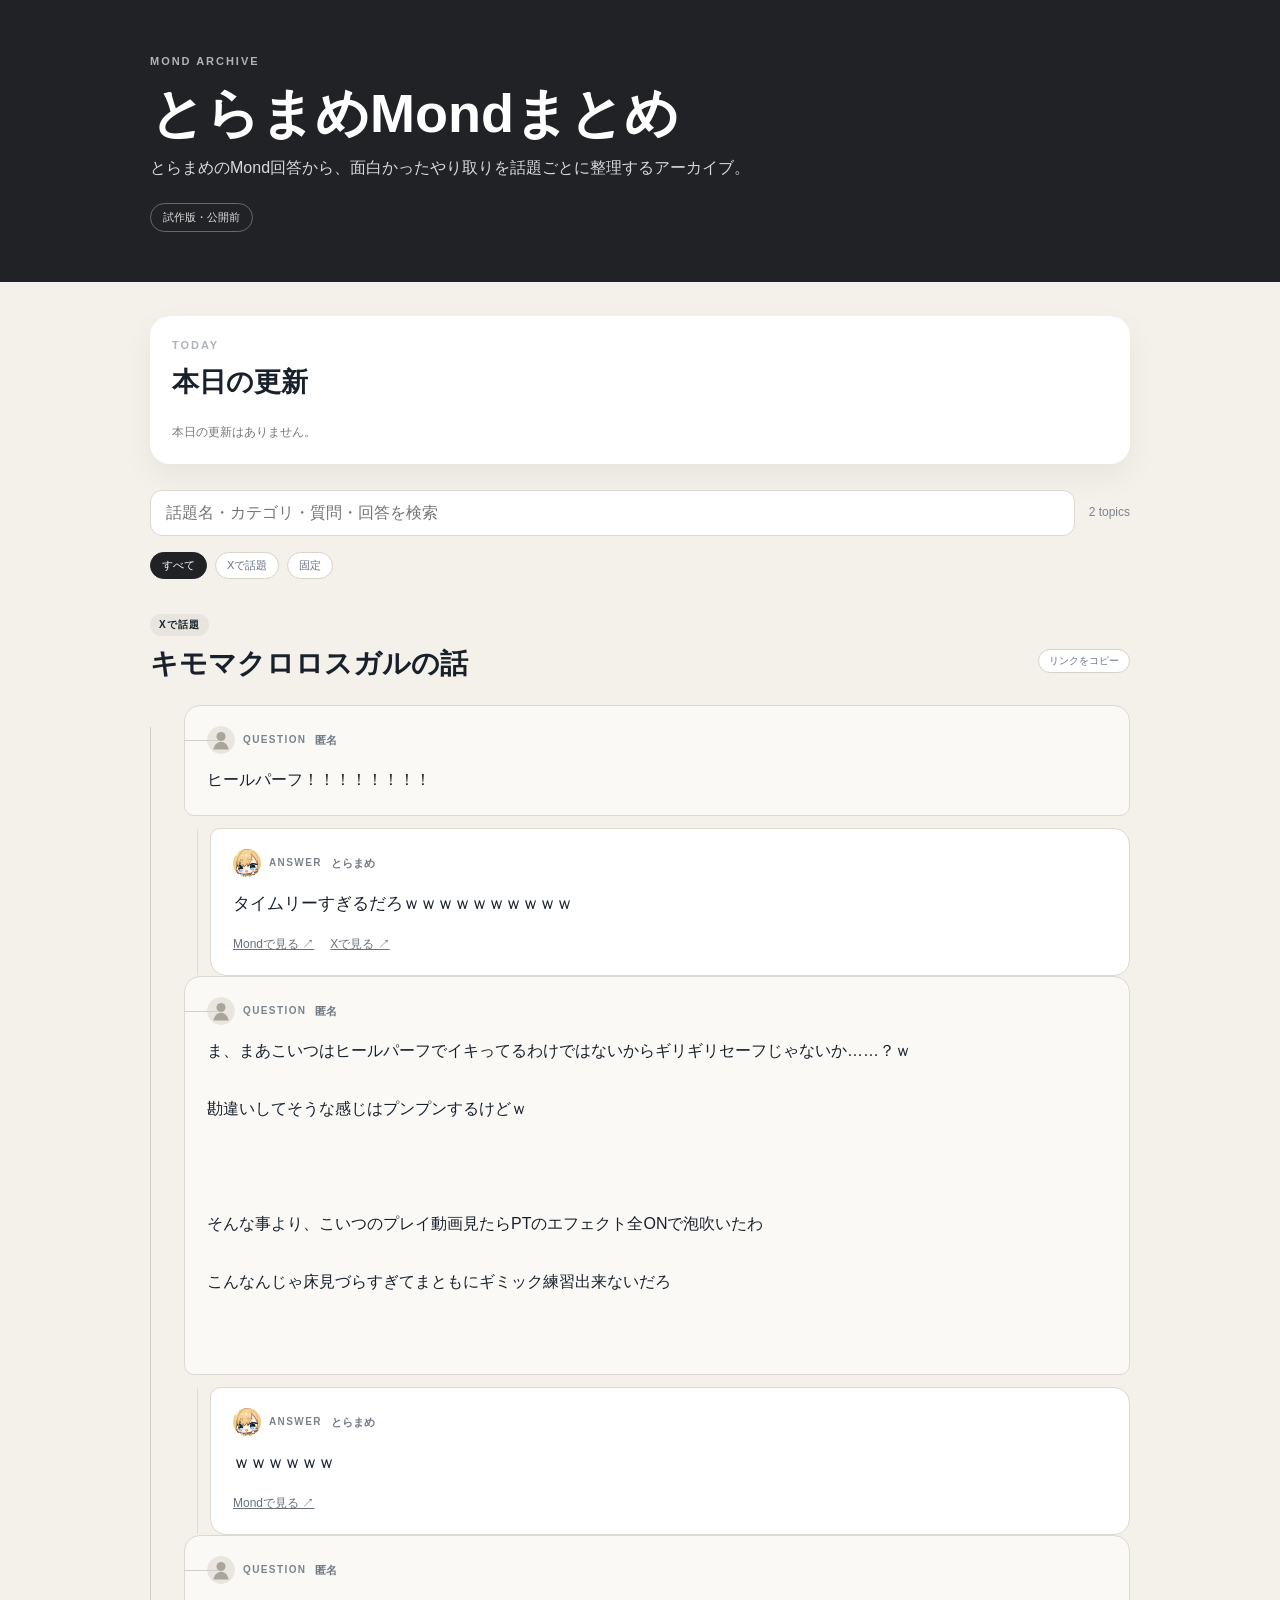
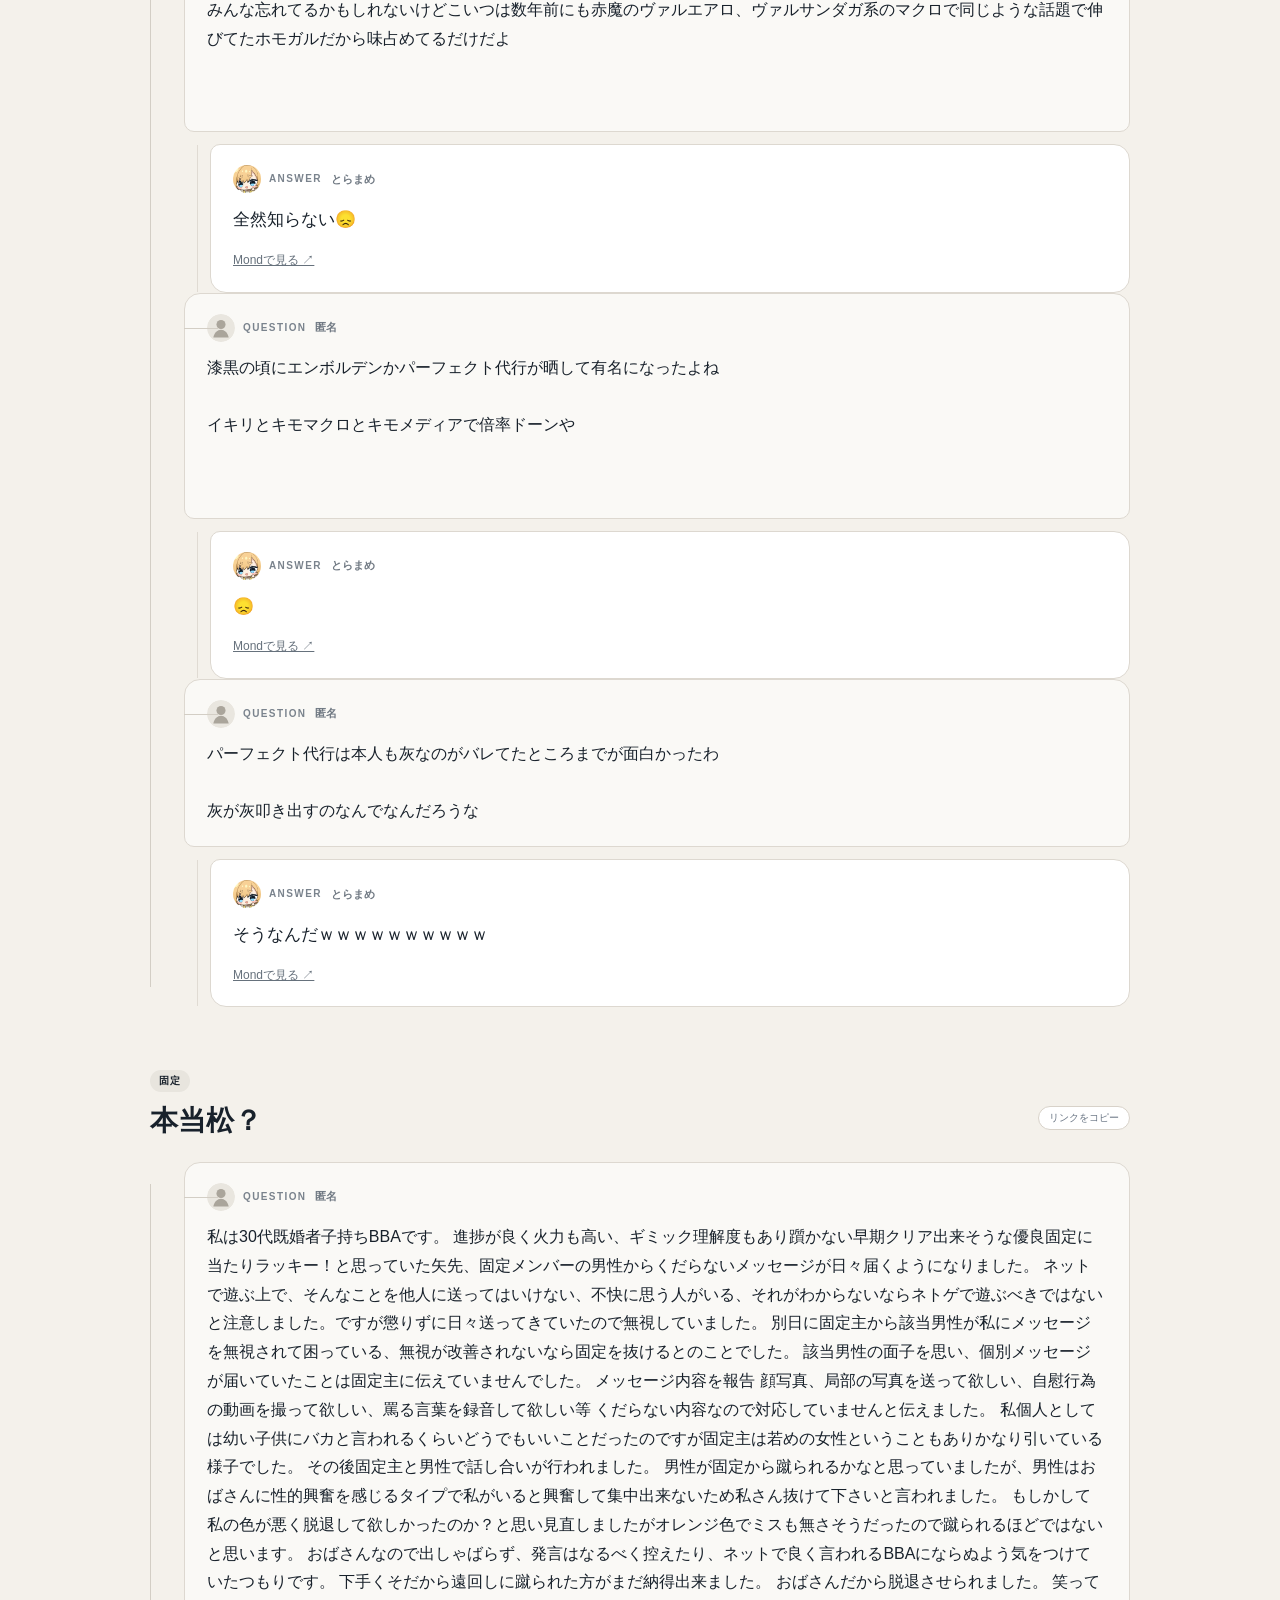
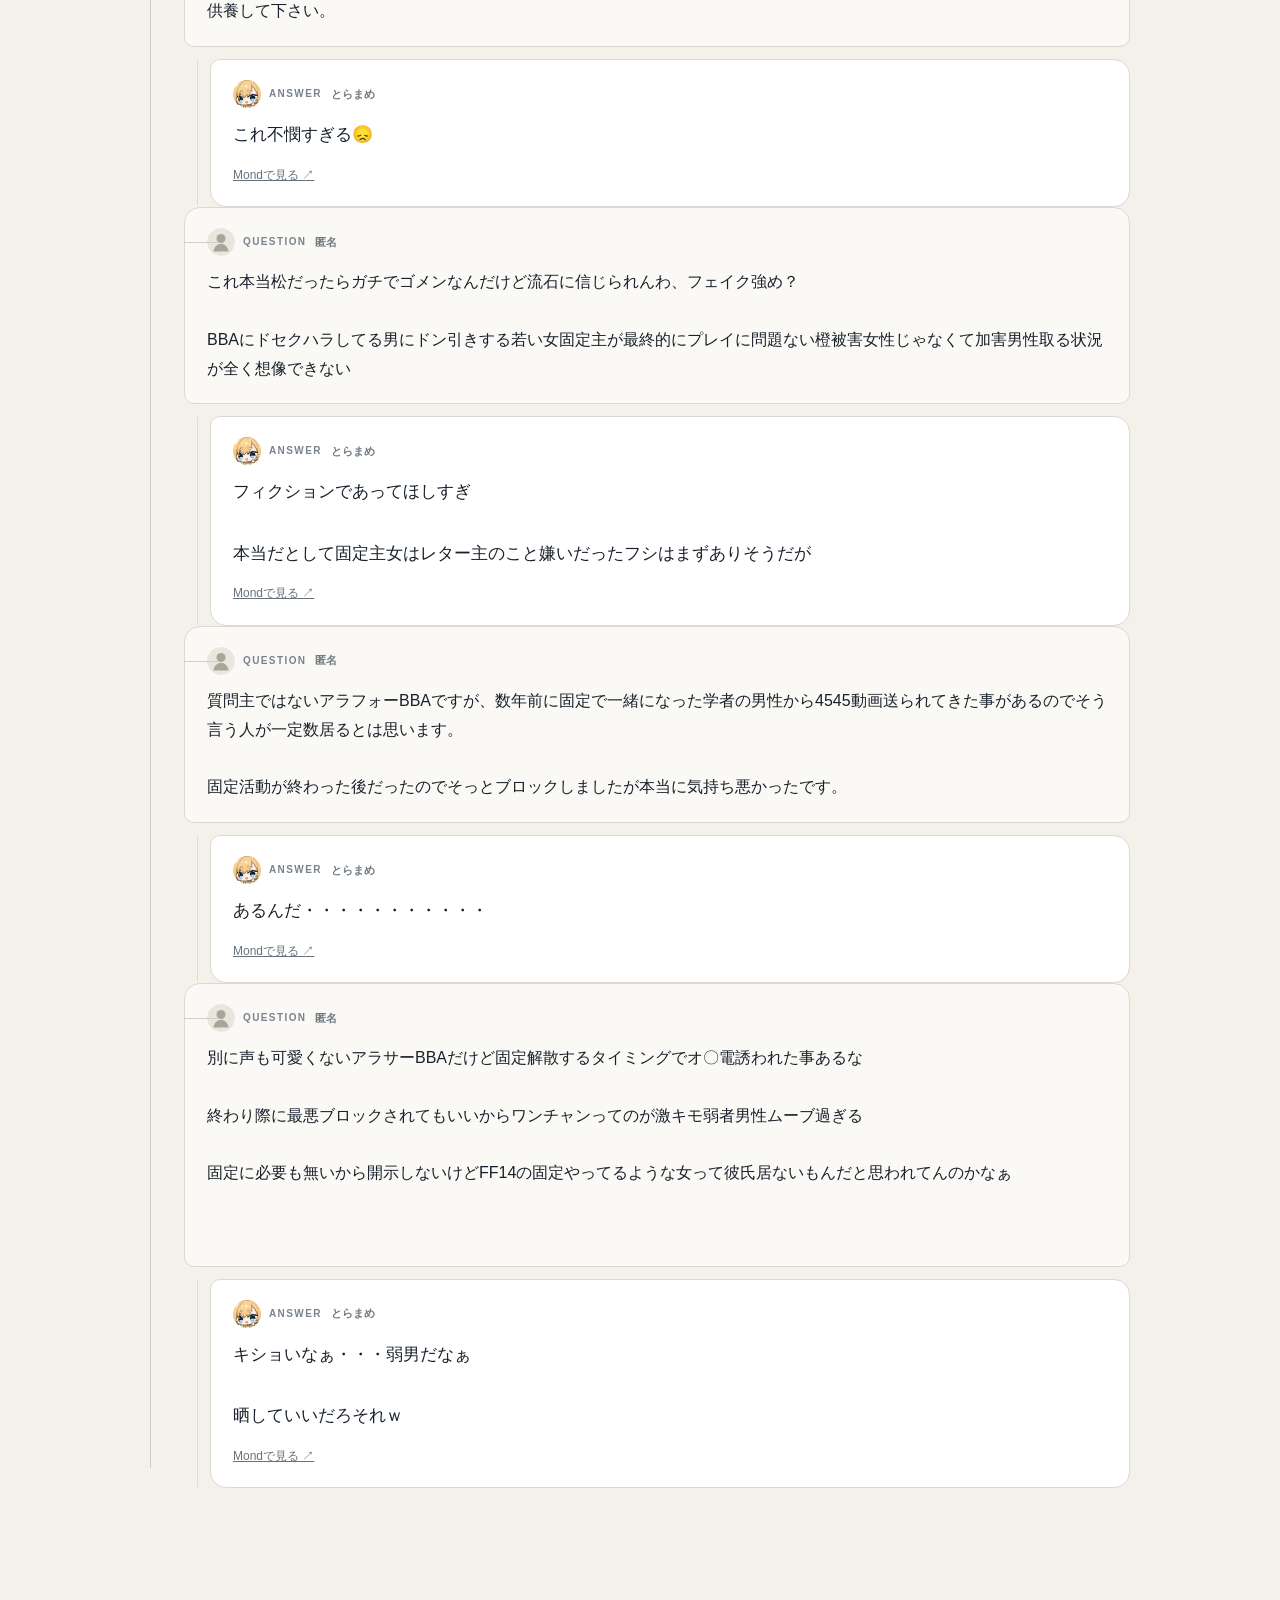
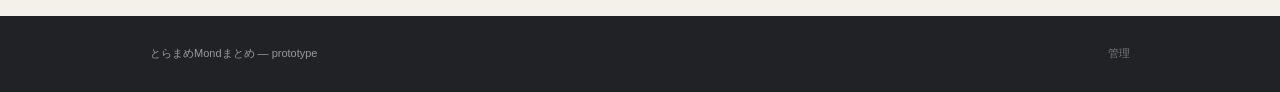
<file: index.html>
<!doctype html>
<html lang="ja"><head><meta charset="utf-8"><meta name="viewport" content="width=device-width,initial-scale=1">
<title>とらまめMondまとめ</title><style>
:root{--bg:#f4f1eb;--card:#fff;--soft:#faf9f6;--ink:#18212b;--muted:#687483;--line:#ddd8d0;--dark:#202226}*{box-sizing:border-box}html{margin:0;padding:0}body{margin:0;background:var(--bg);color:var(--ink);font-family:-apple-system,BlinkMacSystemFont,"Segoe UI","Noto Sans JP",sans-serif;line-height:1.8}.wrap{width:min(980px,calc(100% - 40px));margin:auto}.hero{background:var(--dark);color:white;padding:52px 0 50px}.eyebrow{font-size:11px;font-weight:800;letter-spacing:.18em;text-transform:uppercase;color:#aeb4bb}.hero h1{font-size:clamp(34px,6vw,54px);line-height:1.15;margin:10px 0}.hero p{margin:0;color:#d6d9dd;font-size:16px}.badge{display:inline-block;margin-top:20px;padding:4px 12px;border:1px solid #656a70;border-radius:999px;font-size:11px;color:#ddd}main{padding:34px 0 70px}.intro{padding:30px 32px;background:var(--card);border-radius:20px;box-shadow:0 12px 32px rgba(0,0,0,.055);margin-bottom:26px}.intro h2{font-size:27px;line-height:1.4;margin:8px 0}.intro p{margin:0;color:var(--muted)}.toolbar{display:flex;align-items:center;gap:14px;margin-bottom:34px}.search{flex:1;height:46px;border:1px solid var(--line);border-radius:12px;background:#fff;padding:0 15px;font:inherit;color:var(--ink);outline:none}.count{font-size:12px;color:#7b838d;white-space:nowrap}.topic{margin-bottom:58px}.topic-head{display:flex;justify-content:space-between;gap:20px;align-items:flex-start;margin-bottom:20px}.category{display:inline-block;background:#e8e5de;border-radius:999px;padding:2px 9px;font-size:10px;font-weight:800;letter-spacing:.1em}.topic h2{font-size:28px;line-height:1.35;margin:8px 0 2px}.desc{margin:0;color:#747d87}.pick{background:var(--dark);color:#fff;border-radius:999px;padding:4px 11px;font-size:10px;font-weight:800;letter-spacing:.12em;white-space:nowrap}.tree{position:relative;padding-left:34px}.tree:before{content:"";position:absolute;left:0;top:22px;bottom:20px;width:1px;background:#d3cec5}.node{position:relative;margin-bottom:20px}.node:before{content:"";position:absolute;left:0;top:35px;width:34px;height:1px;background:#d3cec5}.card{background:var(--card);border:1px solid var(--line);padding:20px 22px}.question{border-radius:16px 16px 10px 10px;background:var(--soft)}.answer{border-radius:10px 16px 16px 16px;margin-top:12px;margin-left:26px;position:relative}.answer:before{content:"";position:absolute;left:-14px;top:0;width:1px;height:100%;background:#e0dbd3}.label{display:flex;align-items:center;gap:8px;min-height:28px;color:#7a838d;font-size:10px;font-weight:900;letter-spacing:.14em;text-transform:uppercase;line-height:1}.avatar{display:block!important;width:28px!important;height:28px!important;min-width:28px!important;max-width:28px!important;min-height:28px!important;max-height:28px!important;flex:0 0 28px!important;border-radius:50%!important;object-fit:cover!important;margin:0!important;padding:0!important}.name{font-size:11px;font-weight:700;letter-spacing:0;text-transform:none;color:#707983;margin-left:1px}.body{margin-top:12px;font-size:16px;overflow-wrap:anywhere}.answer .body{font-size:17px}.links{display:flex;gap:16px;flex-wrap:wrap;margin-top:14px;font-size:12px}.links a{color:#66717c}footer{background:var(--dark);color:#999;padding:28px 0;font-size:11px}@media(max-width:650px){.wrap{width:calc(100% - 24px)}.hero{padding:40px 0}.intro{padding:23px}.intro h2{font-size:23px}.toolbar{display:block}.count{margin-top:7px}.topic-head{display:block}.pick{display:inline-block;margin-top:12px}.tree{padding-left:20px}.node:before{width:20px}.answer{margin-left:14px}.answer:before{left:-8px}.card{padding:17px}.avatar{width:26px!important;height:26px!important;min-width:26px!important;max-width:26px!important;min-height:26px!important;max-height:26px!important;flex-basis:26px!important}}

.today-updates{padding:20px 22px}
#todayUpdates{display:grid;gap:8px;margin-top:12px}
.today-item{width:100%;display:flex;justify-content:space-between;align-items:center;gap:16px;text-align:left;border:1px solid #ded8cf;background:#fff;border-radius:10px;padding:11px 13px;cursor:pointer}
.today-item strong{font-size:13px}
.today-item span{font-size:10px;color:#777;white-space:nowrap}
#todayUpdates>p{margin:8px 0 0;color:#777;font-size:12px}
@media(max-width:650px){.today-item{align-items:flex-start;flex-direction:column;gap:3px}}


.topic-title-row{display:flex;align-items:center;gap:10px;flex-wrap:wrap}
.topic-title-row h2{margin-right:auto}
.topic-link-btn{
  border:1px solid #d8d2c9;
  background:#fff;
  color:#687483;
  border-radius:999px;
  padding:4px 10px;
  font-size:10px;
  cursor:pointer;
}
.topic-link-btn:hover{background:#f7f5f1}
.topic:target{scroll-margin-top:20px}
.topic.flash{animation:topicFlash 1.2s ease}
@keyframes topicFlash{0%{filter:brightness(.97)}50%{filter:brightness(1.04)}100%{filter:none}}


.search-wrap{display:flex;gap:8px;flex:1;min-width:0}
.clear-search{
  border:1px solid #d8d2c9;
  background:#fff;
  color:#687483;
  border-radius:10px;
  padding:0 12px;
  font-size:11px;
  cursor:pointer;
}
.search-hit{
  outline:2px solid rgba(115,125,135,.12);
  outline-offset:3px;
}
.search-empty{
  background:#fff;
  border:1px solid #ddd8d0;
  border-radius:14px;
  padding:22px;
  color:#707983;
  font-size:13px;
}
@media(max-width:650px){
  .search-wrap{width:100%}
  .clear-search{flex:0 0 auto}
}


.category-filter{display:flex;gap:8px;flex-wrap:wrap;margin:-18px 0 30px}
.category-chip{
  border:1px solid #d8d2c9;
  background:#fff;
  color:#687483;
  border-radius:999px;
  padding:5px 11px;
  font-size:11px;
  cursor:pointer;
}
.category-chip.active{
  background:#202226;
  color:#fff;
  border-color:#202226;
}

</style></head><body>
<header class="hero"><div class="wrap"><div class="eyebrow">MOND ARCHIVE</div><h1 id="siteTitle">とらまめMondまとめ</h1><p id="siteSubtitle">とらまめのMond回答を読者目線でピックアップ</p><span id="siteNotice" class="badge">試作版・公開前</span></div></header>
<main class="wrap"><section class="intro today-updates">
  <div class="eyebrow">TODAY</div>
  <h2>本日の更新</h2>
  <div id="todayUpdates"><p>本日の更新はありません。</p></div>
</section><div class="toolbar">
  <div class="search-wrap">
    <input id="search" class="search" type="search" placeholder="話題名・カテゴリ・質問・回答を検索" autocomplete="off">
    <button id="clearSearch" class="clear-search" type="button" hidden>クリア</button>
  </div>
  <span id="count" class="count"></span>
</div>
<div class="category-filter" id="categoryFilter" aria-label="カテゴリで絞り込み"></div><section id="topics"></section></main><footer><div class="wrap" style="display:flex;justify-content:space-between;gap:16px;align-items:center"><span>とらまめMondまとめ — prototype</span><a href="admin/" style="color:#777;text-decoration:none;font-size:11px">管理</a></div></footer>
<script>

const esc=s=>String(s??'').replace(/[&<>"']/g,c=>({'&':'&amp;','<':'&lt;','>':'&gt;','"':'&quot;',"'":'&#39;'}[c]));
const nl=s=>esc(s).replace(/\n/g,'<br>');

function nodeHTML(n){
  return `<article class="node">
    <div class="card question">
      <div class="label"><img class="avatar" src="anonymous.svg" alt="匿名"><span>QUESTION</span><span class="name">匿名</span></div>
      <div class="body">${nl(n.question)}</div>
    </div>
    <div class="card answer">
      <div class="label"><img class="avatar" src="toramame-icon.jpg" alt="とらまめ"><span>ANSWER</span><span class="name">とらまめ</span></div>
      <div class="body">${nl(n.answer)}</div>
      <div class="links">
        ${n.mond?`<a href="${esc(n.mond)}" target="_blank" rel="noopener">Mondで見る ↗</a>`:''}
        ${n.x?`<a href="${esc(n.x)}" target="_blank" rel="noopener">Xで見る ↗</a>`:''}
      </div>
    </div>
    <div class="children"></div>
  </article>`;
}

function localDateKey(value){
  const d=value instanceof Date ? value : new Date(value);
  if(Number.isNaN(d.getTime())) return "";
  return [d.getFullYear(),String(d.getMonth()+1).padStart(2,'0'),String(d.getDate()).padStart(2,'0')].join('-');
}

async function init(){
  const response=await fetch('data.json?v='+Date.now(),{cache:'no-store'});
  if(!response.ok) throw new Error('data.json '+response.status);

  const data=await response.json();
  const sec=document.getElementById('topics');
  const site=data.site||{};
  let activeCategory="";

  const categories=[...new Set(
    (data.topics||[])
      .map(t=>(t.category||"").trim())
      .filter(Boolean)
  )].sort((a,b)=>a.localeCompare(b,"ja"));

  const categoryFilter=document.getElementById("categoryFilter");
  categoryFilter.innerHTML=[
    `<button type="button" class="category-chip active" data-category="">すべて</button>`,
    ...categories.map(c=>`<button type="button" class="category-chip" data-category="${esc(c)}">${esc(c)}</button>`)
  ].join("");



  document.getElementById('siteTitle').textContent=site.title||'とらまめMondまとめ';
  document.getElementById('siteSubtitle').textContent=site.subtitle||'';
  document.getElementById('siteNotice').textContent=site.notice||'';

  const todayBox=document.getElementById('todayUpdates');
  const todayKey=localDateKey(new Date());
  const todays=(data.topics||[])
    .filter(t=>t.updatedAt && localDateKey(t.updatedAt)===todayKey)
    .sort((a,b)=>new Date(b.updatedAt)-new Date(a.updatedAt));

  if(todays.length){
    const labels={created:"新しい話題を追加",question:"質問を追加",related:"関連質問を追加",updated:"内容を更新"};
    todayBox.innerHTML=todays.map(t=>`
      <button class="today-item" data-topic-id="${esc(t.id)}">
        <strong>${esc(t.title)}</strong>
        <span>${esc(labels[t.lastUpdateKind]||"内容を更新")}</span>
      </button>
    `).join('');
  }else{
    todayBox.innerHTML='<p>本日の更新はありません。</p>';
  }

  function render(query=''){
    const q=query.trim().toLowerCase();
    sec.innerHTML='';
    let shown=0;

    for(const t of (data.topics||[])){
      const allNodes=[];
      const collectNode=n=>{
        if(!n)return;
        allNodes.push(n);
        for(const child of (n.children||[])){
          if(typeof child==='object') collectNode(child);
        }
      };
      for(const n of (t.nodes||[])) collectNode(n);

      const fields=[
        t.title||'',
        t.category||'',
        t.description||'',
        ...allNodes.flatMap(n=>[n.question||'',n.answer||''])
      ].map(v=>String(v).toLowerCase());

      const matched=!q || fields.some(v=>v.includes(q));
      const categoryMatched=!activeCategory || (t.category||"")===activeCategory;
      if(!matched || !categoryMatched) continue;

      shown++;

      const wrap=document.createElement('section');
      wrap.className='topic'+(q?' search-hit':'');
      wrap.id='topic-'+t.id;
      wrap.innerHTML=`<div class="topic-head"><div style="width:100%"><span class="category">${esc(t.category)}</span><div class="topic-title-row"><h2>${esc(t.title)}</h2><button class="topic-link-btn" data-copy-topic="${esc(t.id)}" type="button">リンクをコピー</button></div><p class="desc">${esc(t.description)}</p></div></div><div class="tree"></div>`;

      const tree=wrap.querySelector('.tree');
      const byId=Object.fromEntries((t.nodes||[]).filter(n=>n&&n.id).map(n=>[n.id,n]));

      function drawNode(n,parent){
        if(!n)return;
        const h=document.createElement('div');
        h.innerHTML=nodeHTML(n);
        const el=h.firstElementChild;
        parent.appendChild(el);
        const ch=el.querySelector('.children');

        for(const child of (n.children||[])){
          if(typeof child==='string') drawNode(byId[child],ch);
          else drawNode(child,ch);
        }
      }

      for(const n of (t.nodes||[])){
        if(n.type==='root') drawNode(n,tree);
      }

      sec.appendChild(wrap);
    }

    const count=document.getElementById('count');
    if(q){
      count.textContent=`${shown}件ヒット`;
      if(shown===0){
        sec.innerHTML='<div class="search-empty">一致する話題・質問・回答はありません。</div>';
      }
    }else{
      count.textContent=`${shown} topics`;
    }
  }

  render();

  function jumpToHash(){
    const raw=decodeURIComponent(location.hash.replace(/^#/,''));
    if(!raw)return;
    const target=document.getElementById(raw);
    if(target){
      requestAnimationFrame(()=>{
        target.scrollIntoView({behavior:'smooth',block:'start'});
        target.classList.add('flash');
        setTimeout(()=>target.classList.remove('flash'),1300);
      });
    }
  }

  document.addEventListener('click',async e=>{
    const btn=e.target.closest('[data-copy-topic]');
    if(!btn)return;
    const id='topic-'+btn.dataset.copyTopic;
    const url=location.origin+location.pathname+'#'+encodeURIComponent(id);
    try{
      await navigator.clipboard.writeText(url);
      const old=btn.textContent;
      btn.textContent='コピーしました';
      setTimeout(()=>btn.textContent=old,1200);
    }catch{
      prompt('このURLをコピーしてください。',url);
    }
  });

  window.addEventListener('hashchange',jumpToHash);
  jumpToHash();

  const searchInput=document.getElementById('search');
  const clearSearch=document.getElementById('clearSearch');

  searchInput.addEventListener('input',e=>{
    const value=e.target.value;
    clearSearch.hidden=!value;
    render(value);
  });

  clearSearch.addEventListener('click',()=>{
    searchInput.value='';
    clearSearch.hidden=true;
    render('');
    searchInput.focus();
  });

  categoryFilter.addEventListener("click",e=>{
    const btn=e.target.closest("[data-category]");
    if(!btn)return;
    activeCategory=btn.dataset.category||"";
    categoryFilter.querySelectorAll(".category-chip").forEach(x=>x.classList.toggle("active",x===btn));
    render(searchInput.value);
  });

  document.querySelectorAll('.today-item').forEach(btn=>{
    btn.addEventListener('click',()=>{
      const target=document.getElementById('topic-'+btn.dataset.topicId);
      if(target) target.scrollIntoView({behavior:'smooth',block:'start'});
    });
  });
}

init().catch(err=>{
  console.error(err);
  document.getElementById('topics').innerHTML='<p>データの読み込みに失敗しました。</p>';
});

</script></body></html>
</file>
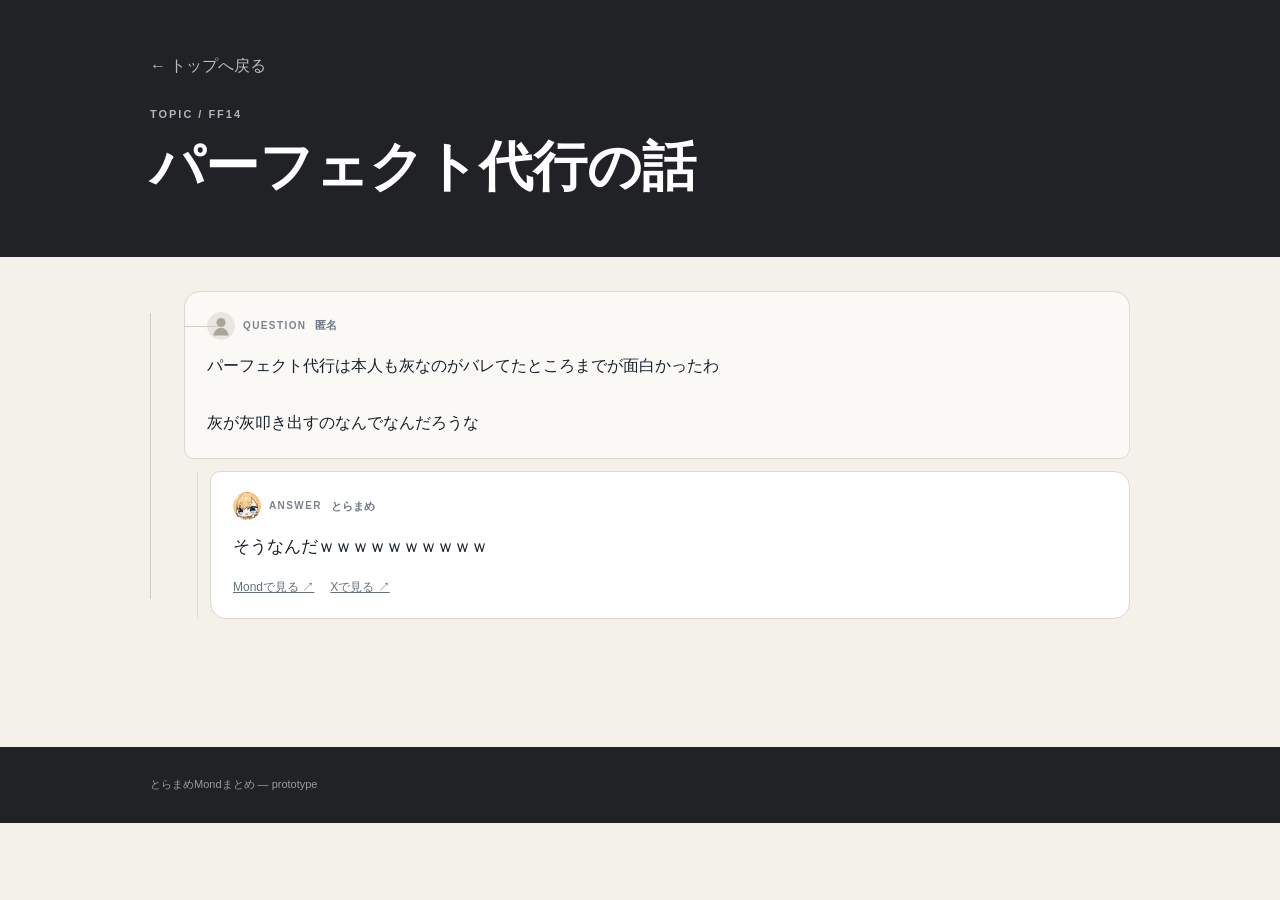
<file: topics/perfect-daiko.html>
<!doctype html><html lang="ja"><head><meta charset="utf-8"><meta name="viewport" content="width=device-width,initial-scale=1"><title>パーフェクト代行の話｜とらまめMondまとめ</title><style>
:root{--bg:#f4f1eb;--card:#fff;--soft:#faf9f6;--ink:#18212b;--muted:#687483;--line:#ddd8d0;--dark:#202226}
*{box-sizing:border-box}html{margin:0;padding:0}body{margin:0;background:var(--bg);color:var(--ink);font-family:-apple-system,BlinkMacSystemFont,"Segoe UI","Noto Sans JP",sans-serif;line-height:1.8}
.wrap{width:min(980px,calc(100% - 40px));margin:auto}.hero{background:var(--dark);color:white;padding:52px 0 50px}.eyebrow{font-size:11px;font-weight:800;letter-spacing:.18em;text-transform:uppercase;color:#aeb4bb}.hero h1{font-size:clamp(34px,6vw,54px);line-height:1.15;margin:10px 0}.hero p{margin:0;color:#d6d9dd;font-size:16px}.badge{display:inline-block;margin-top:20px;padding:4px 12px;border:1px solid #656a70;border-radius:999px;font-size:11px;color:#ddd}
main{padding:34px 0 70px}.intro{padding:30px 32px;background:var(--card);border-radius:20px;box-shadow:0 12px 32px rgba(0,0,0,.055);margin-bottom:26px}.intro h2{font-size:27px;line-height:1.4;margin:8px 0}.intro p{margin:0;color:var(--muted)}
.toolbar{display:flex;align-items:center;gap:14px;margin-bottom:34px}.search{flex:1;height:46px;border:1px solid var(--line);border-radius:12px;background:#fff;padding:0 15px;font:inherit;color:var(--ink);outline:none}.count{font-size:12px;color:#7b838d;white-space:nowrap}
.topic{margin-bottom:58px}.topic-head{display:flex;justify-content:space-between;gap:20px;align-items:flex-start;margin-bottom:20px}.category{display:inline-block;background:#e8e5de;border-radius:999px;padding:2px 9px;font-size:10px;font-weight:800;letter-spacing:.1em}.topic h2{font-size:28px;line-height:1.35;margin:8px 0 2px}.desc{margin:0;color:#747d87}.pick{background:var(--dark);color:#fff;border-radius:999px;padding:4px 11px;font-size:10px;font-weight:800;letter-spacing:.12em;white-space:nowrap}
.tree{position:relative;padding-left:34px}.tree:before{content:"";position:absolute;left:0;top:22px;bottom:20px;width:1px;background:#d3cec5}.node{position:relative;margin-bottom:20px}.node:before{content:"";position:absolute;left:0;top:35px;width:34px;height:1px;background:#d3cec5}
.card{background:var(--card);border:1px solid var(--line);padding:20px 22px}.question{border-radius:16px 16px 10px 10px;background:var(--soft)}.answer{border-radius:10px 16px 16px 16px;margin-top:12px;margin-left:26px;position:relative}.answer:before{content:"";position:absolute;left:-14px;top:0;width:1px;height:100%;background:#e0dbd3}
.label{display:flex;align-items:center;gap:8px;min-height:28px;color:#7a838d;font-size:10px;font-weight:900;letter-spacing:.14em;text-transform:uppercase;line-height:1}.avatar{display:block!important;width:28px!important;height:28px!important;min-width:28px!important;max-width:28px!important;min-height:28px!important;max-height:28px!important;flex:0 0 28px!important;border-radius:50%!important;object-fit:cover!important;margin:0!important;padding:0!important}.name{font-size:11px;font-weight:700;letter-spacing:0;text-transform:none;color:#707983;margin-left:1px}.body{margin-top:12px;font-size:16px;overflow-wrap:anywhere}.answer .body{font-size:17px}.links{display:flex;gap:16px;flex-wrap:wrap;margin-top:14px;font-size:12px}.links a{color:#66717c}
footer{background:var(--dark);color:#999;padding:28px 0;font-size:11px}
@media(max-width:650px){.wrap{width:calc(100% - 24px)}.hero{padding:40px 0}.intro{padding:23px}.intro h2{font-size:23px}.toolbar{display:block}.count{margin-top:7px}.topic-head{display:block}.pick{display:inline-block;margin-top:12px}.tree{padding-left:20px}.node:before{width:20px}.answer{margin-left:14px}.answer:before{left:-8px}.card{padding:17px}.avatar{width:26px!important;height:26px!important;min-width:26px!important;max-width:26px!important;min-height:26px!important;max-height:26px!important;flex-basis:26px!important}}
</style></head>
<body><header class="hero"><div class="wrap"><a href="../index.html" style="color:#bbb;text-decoration:none">← トップへ戻る</a><div class="eyebrow" style="margin-top:24px">TOPIC / FF14</div><h1>パーフェクト代行の話</h1></div></header>
<main class="wrap"><section class="topic"><div class="tree"><article class="node">
<div class="card question"><div class="label"><img class="avatar" src="../anonymous.svg" alt="匿名"><span>QUESTION</span><span class="name">匿名</span></div><div class="body">パーフェクト代行は本人も灰なのがバレてたところまでが面白かったわ<br><br>灰が灰叩き出すのなんでなんだろうな</div></div>
<div class="card answer"><div class="label"><img class="avatar" src="../toramame-icon.jpg" alt="とらまめ"><span>ANSWER</span><span class="name">とらまめ</span></div><div class="body">そうなんだｗｗｗｗｗｗｗｗｗｗ</div><div class="links"><a href="https://mond.how/topics/zwn61430a85472f/ynyu36mpnfu6ut0" target="_blank" rel="noopener">Mondで見る ↗</a><a href="https://x.com/toramame_FF14" target="_blank" rel="noopener">Xで見る ↗</a></div></div>
</article></div></section></main><footer><div class="wrap">とらまめMondまとめ — prototype</div></footer></body></html>
</file>
